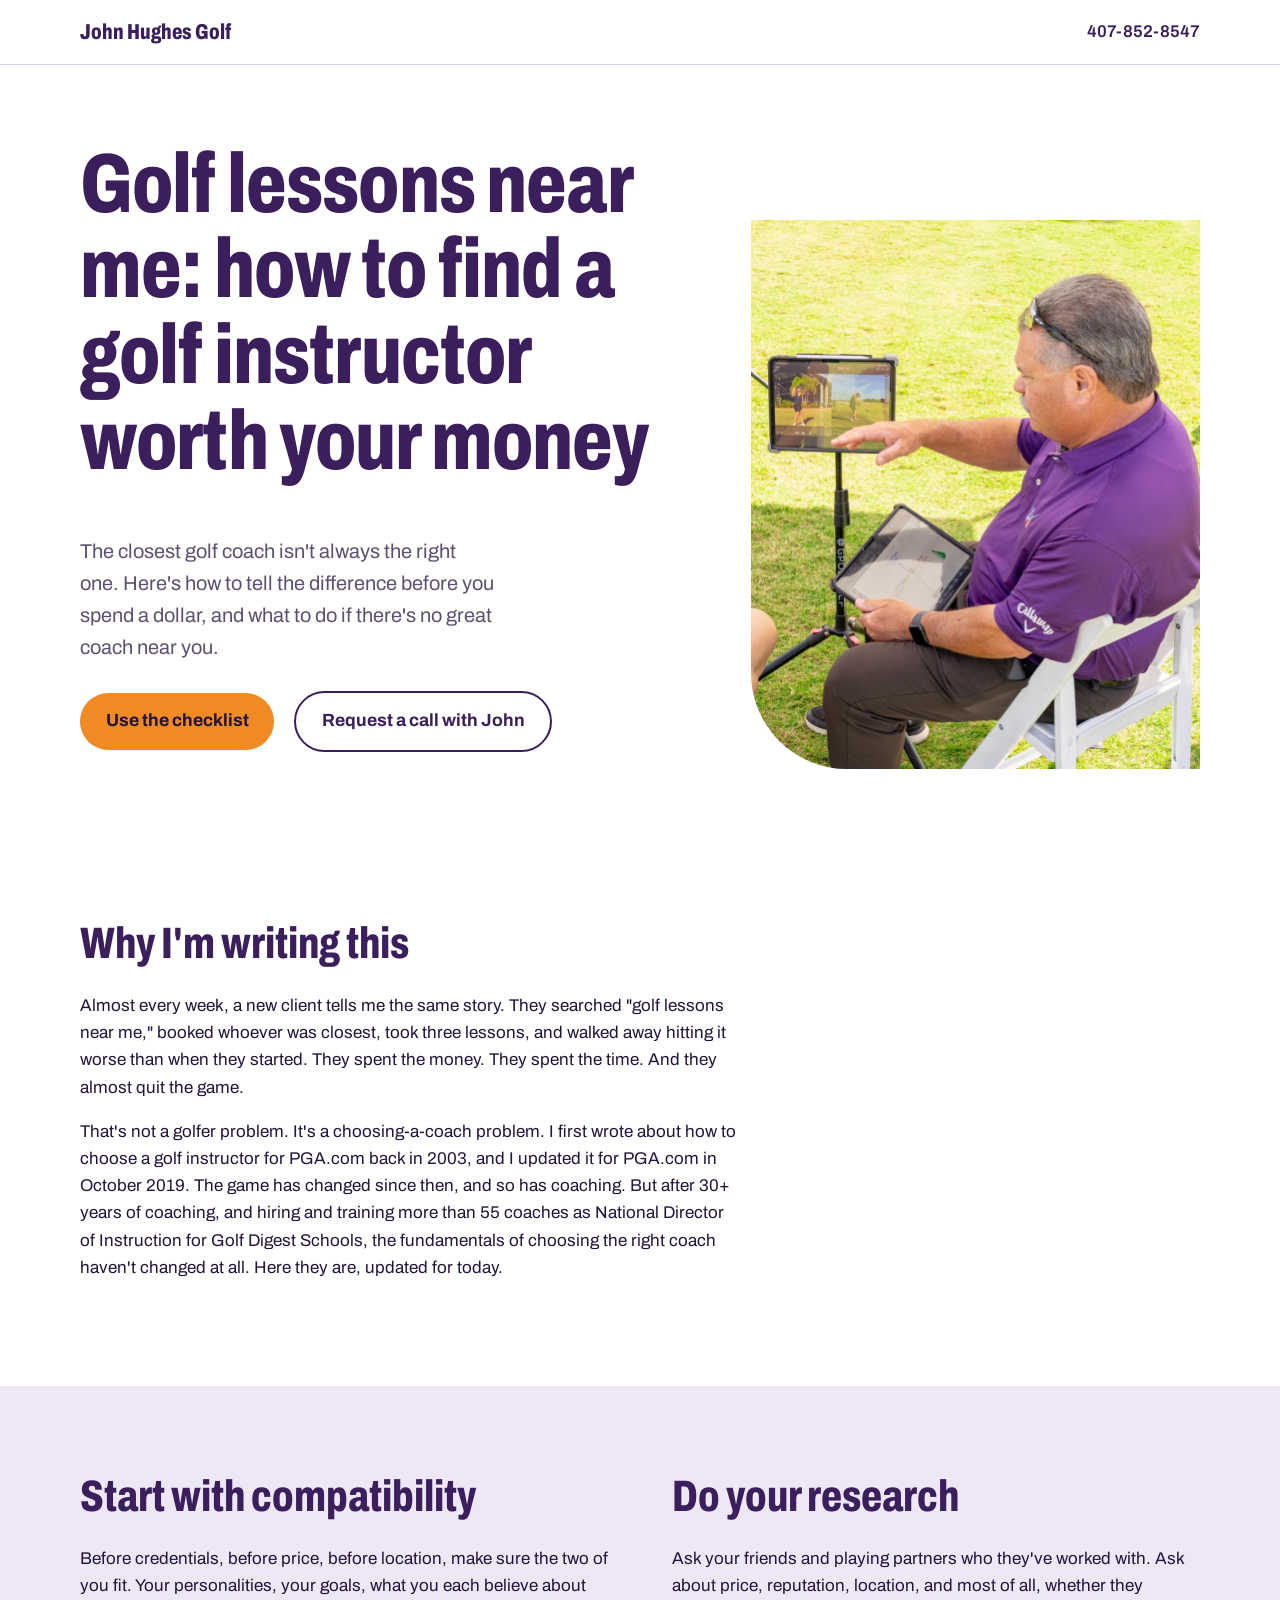
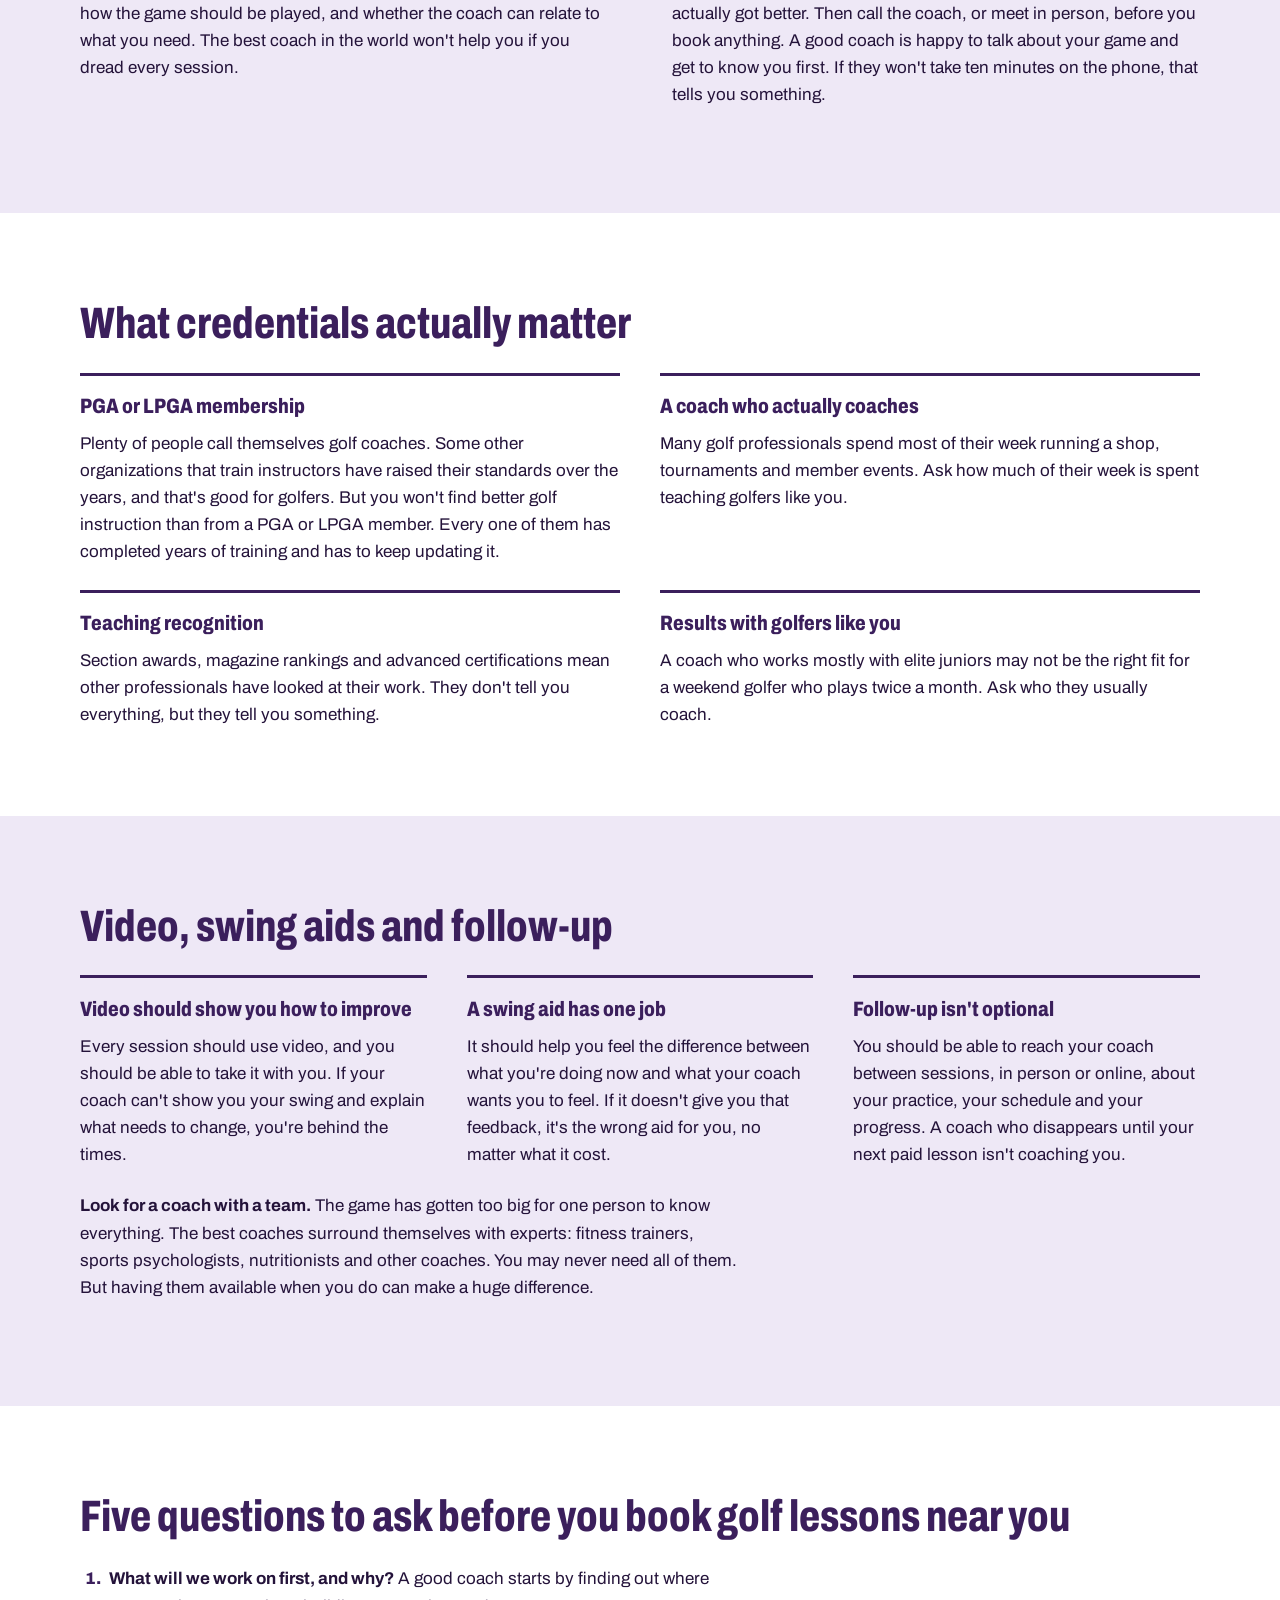
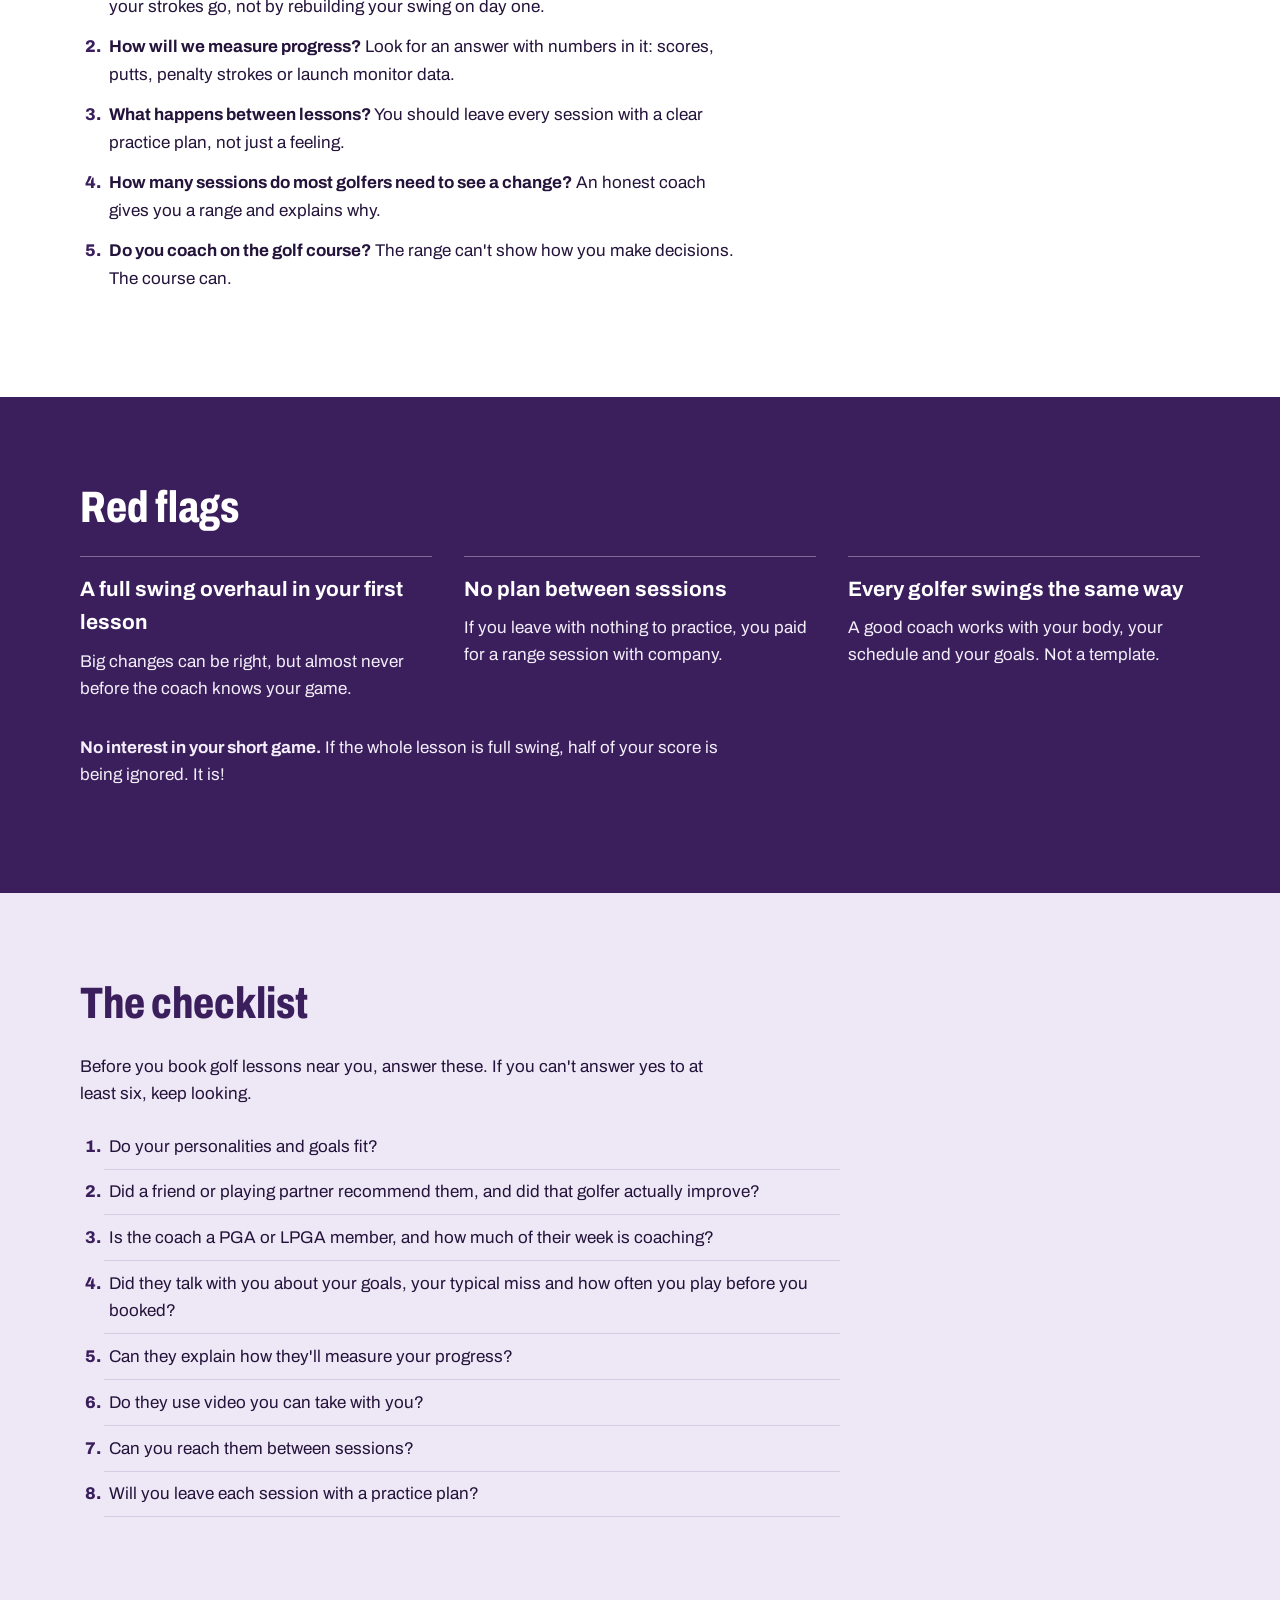
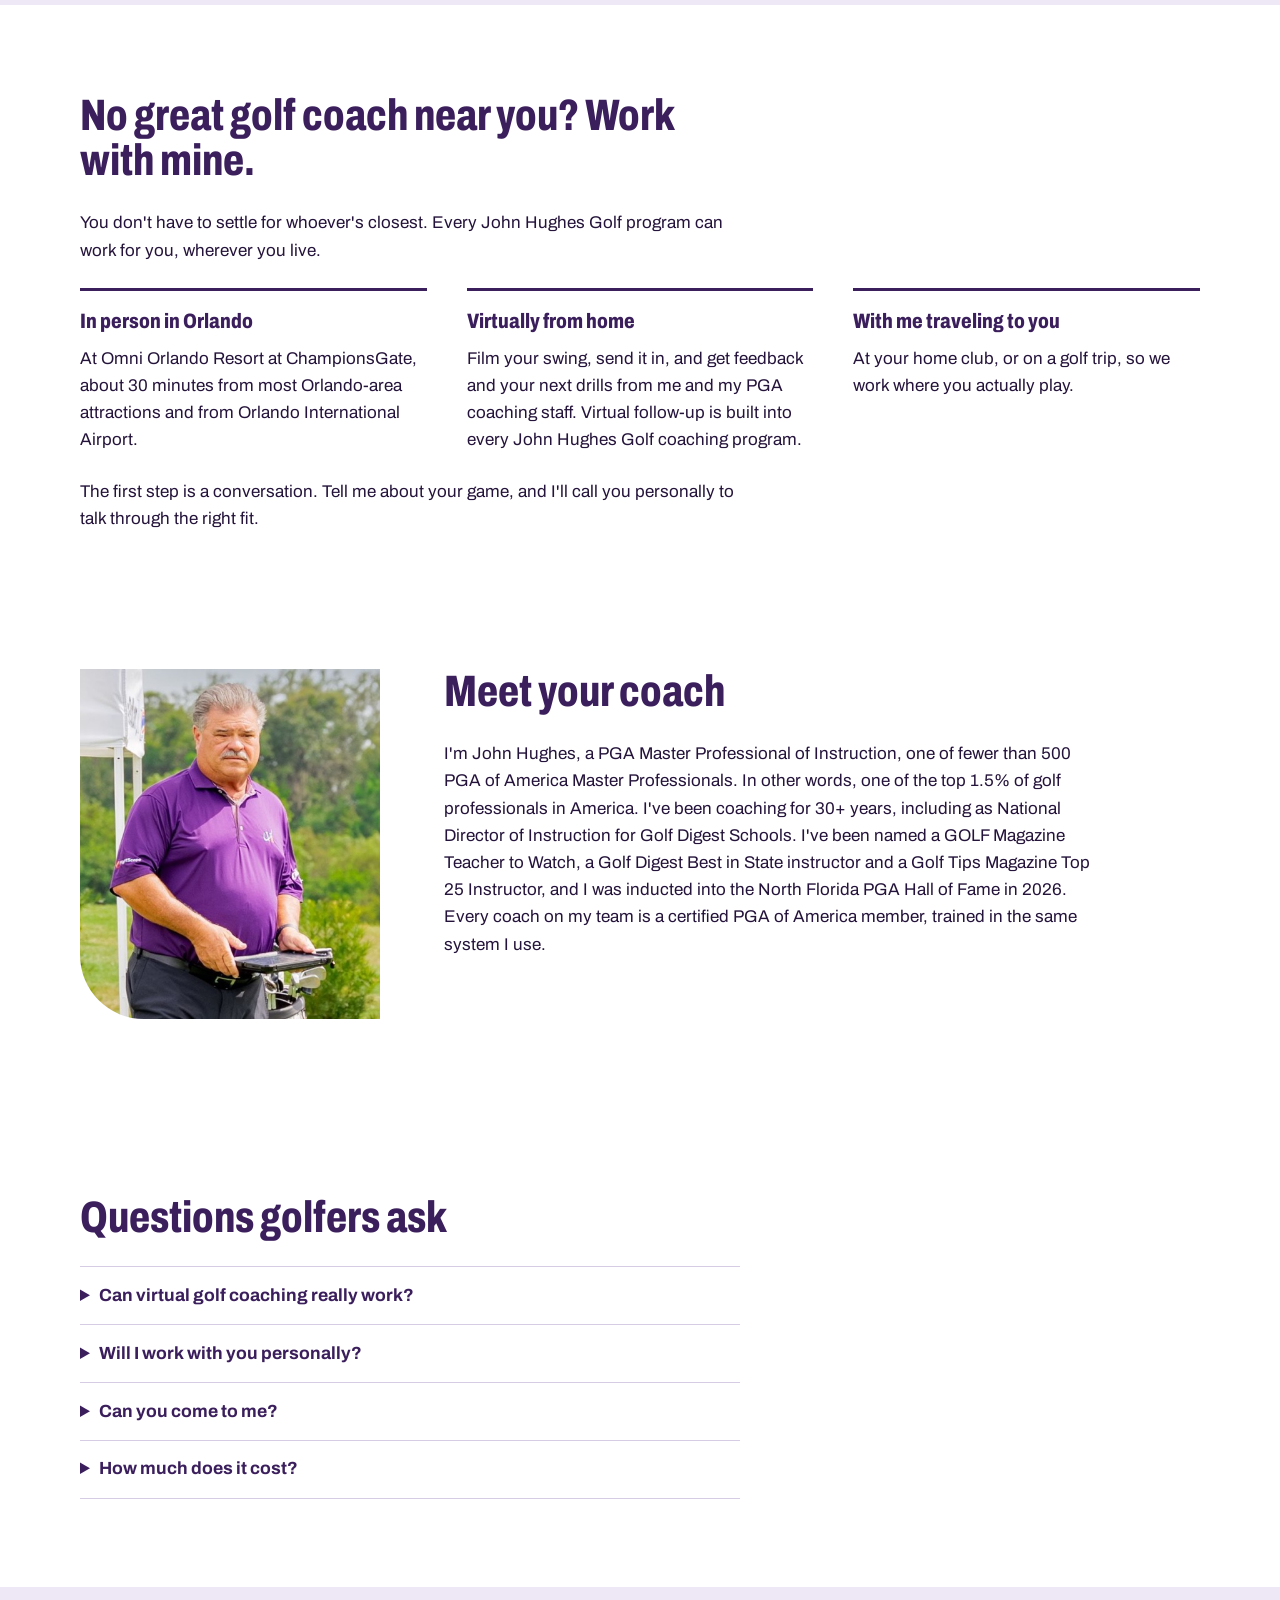
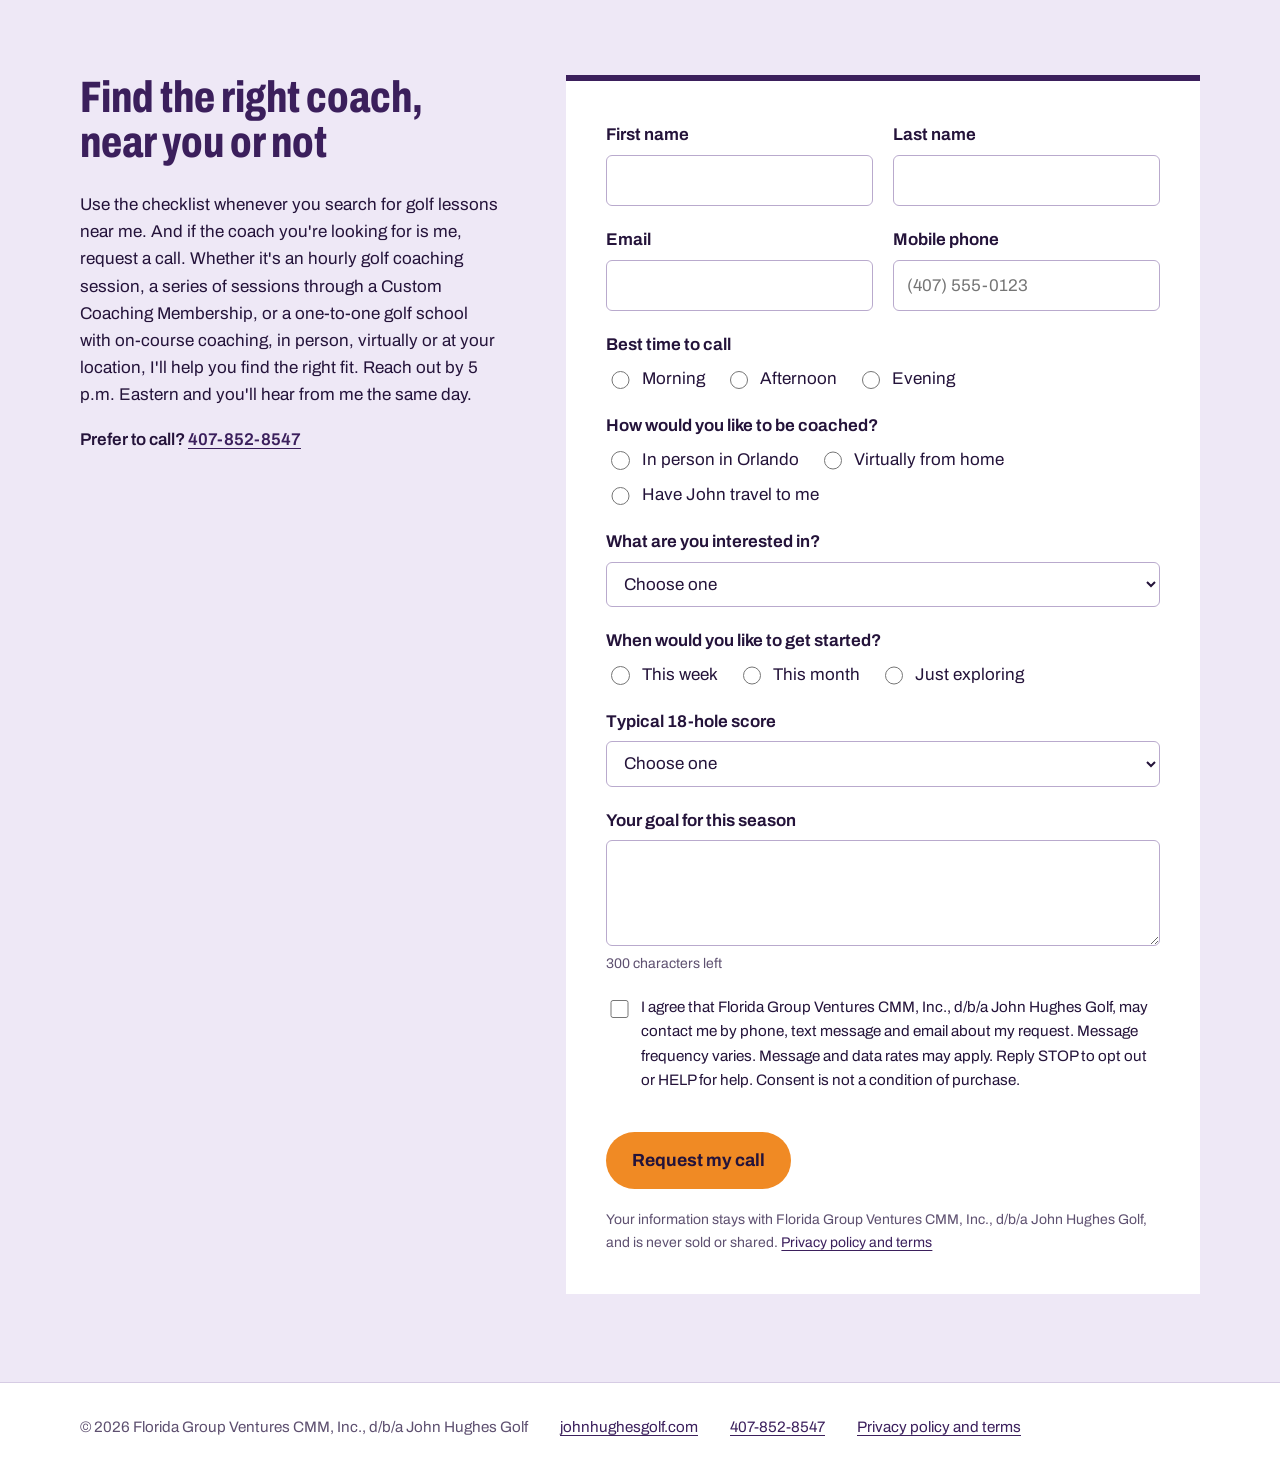
<file: index.html>
<!doctype html>
<html lang="en">
<head>
<!-- Google Tag Manager -->
<script src="/analytics.js"></script>
<script async src="https://www.googletagmanager.com/gtm.js?id=GTM-K8LG8RVQ"></script>
<meta charset="utf-8">
<meta name="build-version" content="1.0">
<meta name="viewport" content="width=device-width, initial-scale=1, viewport-fit=cover">
<title>Golf Lessons Near Me: How to Find a Golf Instructor Worth Your Money | John Hughes Golf</title>
<meta name="description" content="A PGA Master Professional's checklist for choosing a golf coach: compatibility, credentials, questions to ask and red flags. Coaching in Orlando, virtually or at your location.">
<link rel="canonical" href="https://golflessonnearme.com/">
<meta property="og:type" content="website">
<meta property="og:url" content="https://golflessonnearme.com/">
<meta property="og:title" content="Golf Lessons Near Me: How to Find a Golf Instructor Worth Your Money">
<meta property="og:description" content="John Hughes's checklist for choosing a golf coach, plus coaching in Orlando, virtually or at your location. Request a call.">
<meta property="og:image" content="https://golflessonnearme.com/images/hero.jpg">
<meta name="theme-color" content="#3B1F5C">
<link rel="icon" href="/favicon.svg" type="image/svg+xml">
<link rel="preconnect" href="https://fonts.googleapis.com">
<link rel="preconnect" href="https://fonts.gstatic.com" crossorigin>
<link rel="stylesheet" href="https://fonts.googleapis.com/css2?family=Archivo:wdth,wght@62..125,400..800&display=swap">
<link rel="stylesheet" href="/styles.css">
<script src="https://challenges.cloudflare.com/turnstile/v0/api.js" async defer></script>
<script src="/app.js" defer></script>
<script type="application/ld+json">
{
  "@context": "https://schema.org",
  "@graph": [
    {
      "@type": "LocalBusiness",
      "@id": "https://golflessonnearme.com/#business",
      "name": "John Hughes Golf",
      "legalName": "Florida Group Ventures CMM, Inc.",
      "url": "https://golflessonnearme.com/",
      "telephone": "+1-407-852-8547",
      "email": "john@johnhughesgolf.com",
      "image": "https://golflessonnearme.com/images/hero.jpg",
      "address": { "@type": "PostalAddress", "streetAddress": "8575 White Shark Blvd.", "addressLocality": "ChampionsGate", "addressRegion": "FL", "postalCode": "33896", "addressCountry": "US" },
      "areaServed": { "@type": "Country", "name": "United States" },
      "sameAs": ["https://www.johnhughesgolf.com/"],
      "founder": { "@type": "Person", "name": "John Hughes", "jobTitle": "PGA Master Professional of Instruction" }
    },
    {
      "@type": "FAQPage",
      "mainEntity": [
        { "@type": "Question", "name": "How do I choose a golf instructor near me?", "acceptedAnswer": { "@type": "Answer", "text": "Start with compatibility, ask playing partners for referrals, confirm PGA or LPGA membership, talk with the coach before booking, and look for video you can keep, follow-up between sessions and a clear plan." } },
        { "@type": "Question", "name": "Can virtual golf coaching really work?", "acceptedAnswer": { "@type": "Answer", "text": "Yes, when the video is good and the coach gives you a clear plan. Many golfers improve faster with virtual coaching because they get feedback on their own schedule." } },
        { "@type": "Question", "name": "Can John Hughes coach me where I live?", "acceptedAnswer": { "@type": "Answer", "text": "Yes. John Hughes Golf coaches in person in Orlando, virtually from home, or with John traveling to your home club or golf trip." } }
      ]
    }
  ]
}
</script>
</head>
<body>
<a class="skip" href="#main">Skip to content</a>

<header class="masthead">
  <div class="wrap masthead-inner">
    <a class="brand" href="https://www.johnhughesgolf.com/">John Hughes Golf</a>
    <a class="masthead-phone" href="tel:+14078528547">407-852-8547</a>
  </div>
</header>

<main id="main">

  <section class="hero">
    <div class="wrap hero-grid">
      <div class="hero-text">
        <h1>Golf lessons near me: how to find a golf instructor worth your money</h1>
        <p class="lede">The closest golf coach isn't always the right one. Here's how to tell the difference before you spend a dollar, and what to do if there's no great coach near you.</p>
        <p class="hero-actions">
          <a class="button" href="#checklist">Use the checklist</a>
          <a class="button button-ghost-purple" href="#request">Request a call with John</a>
        </p>
      </div>
      <figure class="hero-photo">
        <img src="/images/hero.jpg" alt="John Hughes reviewing a golfer's swing on a tablet" width="900" height="1100" fetchpriority="high">
      </figure>
    </div>
  </section>

  <section class="band">
    <div class="wrap prose">
      <h2>Why I'm writing this</h2>
      <p>Almost every week, a new client tells me the same story. They searched "golf lessons near me," booked whoever was closest, took three lessons, and walked away hitting it worse than when they started. They spent the money. They spent the time. And they almost quit the game.</p>
      <p>That's not a golfer problem. It's a choosing-a-coach problem. I first wrote about how to choose a golf instructor for PGA.com back in 2003, and I updated it for PGA.com in October 2019. The game has changed since then, and so has coaching. But after 30+ years of coaching, and hiring and training more than 55 coaches as National Director of Instruction for Golf Digest Schools, the fundamentals of choosing the right coach haven't changed at all. Here they are, updated for today.</p>
    </div>
  </section>

  <section class="band band-lavender">
    <div class="wrap two-col">
      <div class="prose">
        <h2>Start with compatibility</h2>
        <p>Before credentials, before price, before location, make sure the two of you fit. Your personalities, your goals, what you each believe about how the game should be played, and whether the coach can relate to what you need. The best coach in the world won't help you if you dread every session.</p>
      </div>
      <div class="prose">
        <h2>Do your research</h2>
        <p>Ask your friends and playing partners who they've worked with. Ask about price, reputation, location, and most of all, whether they actually got better. Then call the coach, or meet in person, before you book anything. A good coach is happy to talk about your game and get to know you first. If they won't take ten minutes on the phone, that tells you something.</p>
      </div>
    </div>
  </section>

  <section class="band">
    <div class="wrap">
      <div class="prose"><h2>What credentials actually matter</h2></div>
      <dl class="conditions conditions-2">
        <div><dt>PGA or LPGA membership</dt><dd>Plenty of people call themselves golf coaches. Some other organizations that train instructors have raised their standards over the years, and that's good for golfers. But you won't find better golf instruction than from a PGA or LPGA member. Every one of them has completed years of training and has to keep updating it.</dd></div>
        <div><dt>A coach who actually coaches</dt><dd>Many golf professionals spend most of their week running a shop, tournaments and member events. Ask how much of their week is spent teaching golfers like you.</dd></div>
        <div><dt>Teaching recognition</dt><dd>Section awards, magazine rankings and advanced certifications mean other professionals have looked at their work. They don't tell you everything, but they tell you something.</dd></div>
        <div><dt>Results with golfers like you</dt><dd>A coach who works mostly with elite juniors may not be the right fit for a weekend golfer who plays twice a month. Ask who they usually coach.</dd></div>
      </dl>
    </div>
  </section>

  <section class="band band-lavender">
    <div class="wrap">
      <div class="prose"><h2>Video, swing aids and follow-up</h2></div>
      <dl class="conditions conditions-3">
        <div><dt>Video should show you how to improve</dt><dd>Every session should use video, and you should be able to take it with you. If your coach can't show you your swing and explain what needs to change, you're behind the times.</dd></div>
        <div><dt>A swing aid has one job</dt><dd>It should help you feel the difference between what you're doing now and what your coach wants you to feel. If it doesn't give you that feedback, it's the wrong aid for you, no matter what it cost.</dd></div>
        <div><dt>Follow-up isn't optional</dt><dd>You should be able to reach your coach between sessions, in person or online, about your practice, your schedule and your progress. A coach who disappears until your next paid lesson isn't coaching you.</dd></div>
      </dl>
      <p class="prose tryit"><strong>Look for a coach with a team.</strong> The game has gotten too big for one person to know everything. The best coaches surround themselves with experts: fitness trainers, sports psychologists, nutritionists and other coaches. You may never need all of them. But having them available when you do can make a huge difference.</p>
    </div>
  </section>

  <section class="band">
    <div class="wrap prose">
      <h2>Five questions to ask before you book golf lessons near you</h2>
      <ol class="steps">
        <li><strong>What will we work on first, and why?</strong> A good coach starts by finding out where your strokes go, not by rebuilding your swing on day one.</li>
        <li><strong>How will we measure progress?</strong> Look for an answer with numbers in it: scores, putts, penalty strokes or launch monitor data.</li>
        <li><strong>What happens between lessons?</strong> You should leave every session with a clear practice plan, not just a feeling.</li>
        <li><strong>How many sessions do most golfers need to see a change?</strong> An honest coach gives you a range and explains why.</li>
        <li><strong>Do you coach on the golf course?</strong> The range can't show how you make decisions. The course can.</li>
      </ol>
    </div>
  </section>

  <section class="band band-dark">
    <div class="wrap">
      <div class="prose"><h2>Red flags</h2></div>
      <dl class="tech programs">
        <div><dt>A full swing overhaul in your first lesson</dt><dd>Big changes can be right, but almost never before the coach knows your game.</dd></div>
        <div><dt>No plan between sessions</dt><dd>If you leave with nothing to practice, you paid for a range session with company.</dd></div>
        <div><dt>Every golfer swings the same way</dt><dd>A good coach works with your body, your schedule and your goals. Not a template.</dd></div>
      </dl>
      <p class="prose tech-note"><strong>No interest in your short game.</strong> If the whole lesson is full swing, half of your score is being ignored. It is!</p>
    </div>
  </section>

  <section class="band band-lavender" id="checklist">
    <div class="wrap">
      <div class="prose">
        <h2>The checklist</h2>
        <p>Before you book golf lessons near you, answer these. If you can't answer yes to at least six, keep looking.</p>
      </div>
      <ol class="checklist">
        <li>Do your personalities and goals fit?</li>
        <li>Did a friend or playing partner recommend them, and did that golfer actually improve?</li>
        <li>Is the coach a PGA or LPGA member, and how much of their week is coaching?</li>
        <li>Did they talk with you about your goals, your typical miss and how often you play before you booked?</li>
        <li>Can they explain how they'll measure your progress?</li>
        <li>Do they use video you can take with you?</li>
        <li>Can you reach them between sessions?</li>
        <li>Will you leave each session with a practice plan?</li>
      </ol>
    </div>
  </section>

  <section class="band">
    <div class="wrap">
      <div class="prose">
        <h2>No great golf coach near you? Work with mine.</h2>
        <p>You don't have to settle for whoever's closest. Every John Hughes Golf program can work for you, wherever you live.</p>
      </div>
      <dl class="conditions conditions-3">
        <div><dt>In person in Orlando</dt><dd>At Omni Orlando Resort at ChampionsGate, about 30 minutes from most Orlando-area attractions and from Orlando International Airport.</dd></div>
        <div><dt>Virtually from home</dt><dd>Film your swing, send it in, and get feedback and your next drills from me and my PGA coaching staff. Virtual follow-up is built into every John Hughes Golf coaching program.</dd></div>
        <div><dt>With me traveling to you</dt><dd>At your home club, or on a golf trip, so we work where you actually play.</dd></div>
      </dl>
      <p class="prose tryit">The first step is a conversation. Tell me about your game, and I'll call you personally to talk through the right fit.</p>
    </div>
  </section>

  <section class="band band-tight">
    <div class="wrap coach">
      <img class="coach-photo" src="/images/john-headshot.jpg" alt="John Hughes, PGA Master Professional of Instruction" width="480" height="560" loading="lazy">
      <div class="prose">
        <h2>Meet your coach</h2>
        <p>I'm John Hughes, a PGA Master Professional of Instruction, one of fewer than 500 PGA of America Master Professionals. In other words, one of the top 1.5% of golf professionals in America. I've been coaching for 30+ years, including as National Director of Instruction for Golf Digest Schools. I've been named a GOLF Magazine Teacher to Watch, a Golf Digest Best in State instructor and a Golf Tips Magazine Top 25 Instructor, and I was inducted into the North Florida PGA Hall of Fame in 2026. Every coach on my team is a certified PGA of America member, trained in the same system I use.</p>
      </div>
    </div>
  </section>

  <section class="band">
    <div class="wrap prose">
      <h2>Questions golfers ask</h2>
      <div class="faq">
        <details><summary>Can virtual golf coaching really work?</summary><p>Yes, when the video is good and the coach gives you a clear plan. Many golfers improve faster with virtual coaching because they get feedback on their own schedule.</p></details>
        <details><summary>Will I work with you personally?</summary><p>I'll talk with you first, then match you with me or one of my PGA staff coaches. Coaching memberships of 10 hours or more are the way to schedule time with me.</p></details>
        <details><summary>Can you come to me?</summary><p>Yes. I can travel to your home club or join you on a golf trip.</p></details>
        <details><summary>How much does it cost?</summary><p>Every program is customized to your unique improvement needs, so pricing is built around your goals. I'll walk you through the options on our call.</p></details>
      </div>
    </div>
  </section>

  <section class="band band-lavender" id="request">
    <div class="wrap request">
      <div class="prose request-intro">
        <h2>Find the right coach, near you or not</h2>
        <p>Use the checklist whenever you search for golf lessons near me. And if the coach you're looking for is me, request a call. Whether it's an hourly golf coaching session, a series of sessions through a Custom Coaching Membership, or a one-to-one golf school with on-course coaching, in person, virtually or at your location, I'll help you find the right fit. Reach out by 5 p.m. Eastern and you'll hear from me the same day.</p>
        <p class="request-phone">Prefer to call? <a href="tel:+14078528547">407-852-8547</a></p>
      </div>

      <div class="request-panel">
        <form id="call-form" class="call-form" action="/api/request-call" method="post" novalidate>
          <div class="field-row">
            <div class="field">
              <label for="first_name">First name</label>
              <input id="first_name" name="first_name" type="text" autocomplete="given-name" required maxlength="60">
            </div>
            <div class="field">
              <label for="last_name">Last name</label>
              <input id="last_name" name="last_name" type="text" autocomplete="family-name" required maxlength="60">
            </div>
          </div>
          <div class="field-row">
            <div class="field">
              <label for="email">Email</label>
              <input id="email" name="email" type="email" autocomplete="email" required maxlength="120">
            </div>
            <div class="field">
              <label for="phone">Mobile phone</label>
              <input id="phone" name="phone" type="tel" autocomplete="tel" required maxlength="20" pattern="[0-9()+.\- ]{10,20}" placeholder="(407) 555-0123">
            </div>
          </div>

          <fieldset class="field choices">
            <legend>Best time to call</legend>
            <label><input type="radio" name="best_time" value="Morning" required> Morning</label>
            <label><input type="radio" name="best_time" value="Afternoon"> Afternoon</label>
            <label><input type="radio" name="best_time" value="Evening"> Evening</label>
          </fieldset>

          <fieldset class="field choices">
            <legend>How would you like to be coached?</legend>
            <label><input type="radio" name="coaching_format" value="In person in Orlando" required> In person in Orlando</label>
            <label><input type="radio" name="coaching_format" value="Virtually from home"> Virtually from home</label>
            <label><input type="radio" name="coaching_format" value="Have John travel to me"> Have John travel to me</label>
          </fieldset>

          <div class="field">
            <label for="interest">What are you interested in?</label>
            <select id="interest" name="interest" required>
              <option value="">Choose one</option>
              <option>Hourly golf coaching session</option>
              <option>Custom Coaching Membership</option>
              <option>One-to-one golf school</option>
              <option>Not sure yet</option>
            </select>
          </div>

          <fieldset class="field choices">
            <legend>When would you like to get started?</legend>
            <label><input type="radio" name="start_timing" value="This week" required> This week</label>
            <label><input type="radio" name="start_timing" value="This month"> This month</label>
            <label><input type="radio" name="start_timing" value="Just exploring"> Just exploring</label>
          </fieldset>

          <div class="field">
            <label for="score">Typical 18-hole score</label>
            <select id="score" name="score" required>
              <option value="">Choose one</option>
              <option>Under 80</option>
              <option>80 to 89</option>
              <option>90 to 99</option>
              <option>100 or more</option>
              <option>New to golf</option>
            </select>
          </div>

          <div class="field">
            <label for="goal">Your goal for this season</label>
            <textarea id="goal" name="goal" rows="3" maxlength="300" required aria-describedby="goal-count"></textarea>
            <p class="hint" id="goal-count">300 characters left</p>
          </div>

          <div class="field consent">
            <label><input type="checkbox" name="consent" value="yes" required> I agree that Florida Group Ventures CMM, Inc., d/b/a John Hughes Golf, may contact me by phone, text message and email about my request. Message frequency varies. Message and data rates may apply. Reply STOP to opt out or HELP for help. Consent is not a condition of purchase.</label>
          </div>

          <div class="hp" aria-hidden="true">
            <label for="company">Company</label>
            <input id="company" name="company" type="text" tabindex="-1" autocomplete="off">
          </div>

          <input type="hidden" name="source_domain">
          <input type="hidden" name="landing_url">
          <input type="hidden" name="referrer">
          <input type="hidden" name="utm_source">
          <input type="hidden" name="utm_medium">
          <input type="hidden" name="utm_campaign">
          <input type="hidden" name="utm_term">
          <input type="hidden" name="utm_content">

          <div class="cf-turnstile" data-sitekey="0x4AAAAAAFU_0j3xUKoJg0DV" data-appearance="interaction-only"></div>

          <button class="button button-submit" type="submit">Request my call</button>
          <p class="form-status" role="alert" aria-live="assertive"></p>
          <p class="hint">Your information stays with Florida Group Ventures CMM, Inc., d/b/a John Hughes Golf, and is never sold or shared. <a href="https://www.johnhughesgolf.com/john-hughes-golf-privacy-policy-and-terms-of-service/">Privacy policy and terms</a></p>
        </form>

        <div class="thanks" id="thanks" hidden tabindex="-1">
          <h3 id="thanks-title">Thanks. Your request is in.</h3>
          <p>I'll call you personally at the number you gave me. If you reached out before 5 p.m. Eastern, you'll hear from me today. Otherwise, expect my call tomorrow.</p>
          <p>While you wait, jot down your goal, your typical miss and how often you play. We'll put them to work on our call.</p>
        </div>
      </div>
    </div>
  </section>

</main>

<footer class="footer">
  <div class="wrap footer-inner">
    <p>&copy; 2026 Florida Group Ventures CMM, Inc., d/b/a John Hughes Golf</p>
    <p><a href="https://www.johnhughesgolf.com/">johnhughesgolf.com</a></p>
    <p><a href="tel:+14078528547">407-852-8547</a></p>
    <p><a href="https://www.johnhughesgolf.com/john-hughes-golf-privacy-policy-and-terms-of-service/">Privacy policy and terms</a></p>
  </div>
</footer>
</body>
</html>
</file>
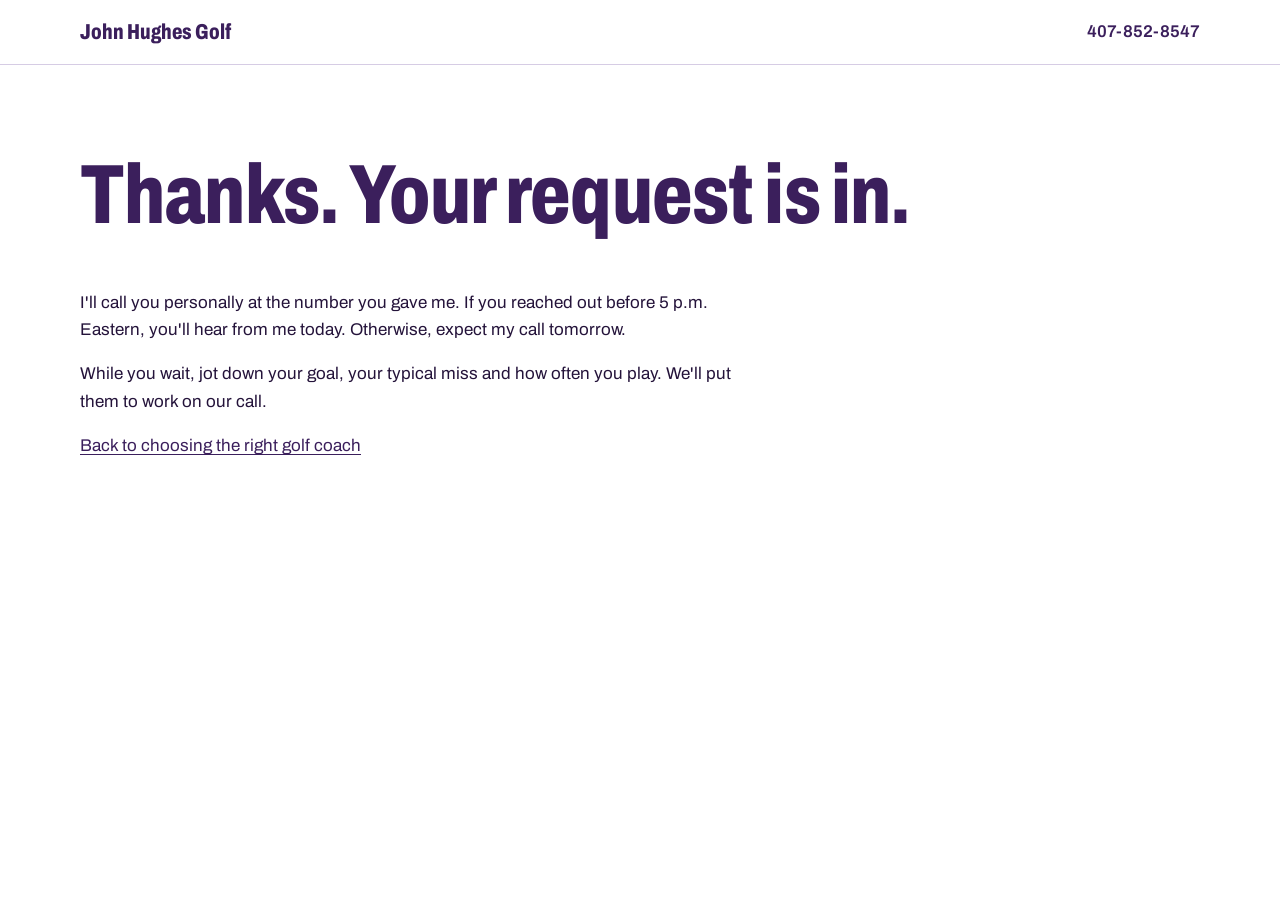
<file: thank-you.html>
<!doctype html>
<html lang="en">
<head>
<!-- Google Tag Manager -->
<script src="/analytics.js"></script>
<script async src="https://www.googletagmanager.com/gtm.js?id=GTM-K8LG8RVQ"></script>
<meta charset="utf-8">
<meta name="build-version" content="1.0">
<meta name="viewport" content="width=device-width, initial-scale=1, viewport-fit=cover">
<title>Your request is in | John Hughes Golf</title>
<meta name="robots" content="noindex">
<link rel="icon" href="/favicon.svg" type="image/svg+xml">
<link rel="stylesheet" href="https://fonts.googleapis.com/css2?family=Archivo:wdth,wght@62..125,400..800&display=swap">
<link rel="stylesheet" href="/styles.css">
</head>
<body>
<header class="masthead"><div class="wrap masthead-inner"><a class="brand" href="/">John Hughes Golf</a><a class="masthead-phone" href="tel:+14078528547">407-852-8547</a></div></header>
<main class="band"><div class="wrap prose">
  <h1>Thanks. Your request is in.</h1>
  <p>I'll call you personally at the number you gave me. If you reached out before 5 p.m. Eastern, you'll hear from me today. Otherwise, expect my call tomorrow.</p>
  <p>While you wait, jot down your goal, your typical miss and how often you play. We'll put them to work on our call.</p>
  <p><a href="/">Back to choosing the right golf coach</a></p>
</div></main>
</body>
</html>
</file>
<file: styles.css>
/* John Hughes Golf landing page. Palette from John's brand colors: deep purple, orange, light lavender. */
:root {
  --purple: #3B1F5C;
  --ink: #24133A;
  --muted: #5E5070;
  --orange: #F08A24;
  --orange-deep: #D9740F;
  --lavender: #EEE8F6;
  --rule: #D6CCE4;
  --paper: #FFFFFF;
  --error: #A3261B;
  --measure: 66ch;
  --font: "Archivo", "Helvetica Neue", Arial, sans-serif;
}

*, *::before, *::after { box-sizing: border-box; }
html { scroll-behavior: smooth; scroll-padding-top: env(safe-area-inset-top, 0px); -webkit-text-size-adjust: 100%; }
@media (prefers-reduced-motion: reduce) { html { scroll-behavior: auto; } }
body {
  margin: 0;
  background: var(--paper);
  color: var(--ink);
  font-family: var(--font);
  font-size: 1.0625rem;
  line-height: 1.6;
  padding-bottom: env(safe-area-inset-bottom, 0px);
}
img { max-width: 100%; height: auto; display: block; }
a { color: var(--purple); text-underline-offset: 0.18em; }
a:hover { color: var(--orange-deep); }
:focus-visible { outline: 3px solid var(--orange); outline-offset: 3px; border-radius: 2px; }

.skip { position: absolute; left: -9999px; top: 0; }
.skip:focus { left: 1rem; top: 1rem; z-index: 10; background: var(--paper); padding: .5rem .75rem; }
.visually-hidden { position: absolute; width: 1px; height: 1px; overflow: hidden; clip: rect(0 0 0 0); white-space: nowrap; }

.wrap { width: min(1120px, 100% - 2.5rem); margin-inline: auto; }
.prose { max-width: var(--measure); }

h1, h2, h3 { font-stretch: 75%; line-height: 1.02; color: var(--purple); margin: 0 0 .6em; }
h1 { font-size: clamp(2.75rem, 7vw, 5.25rem); font-weight: 800; letter-spacing: -0.01em; }
h2 { font-size: clamp(1.9rem, 3.6vw, 2.75rem); font-weight: 780; }
h3 { font-size: 1.45rem; font-weight: 720; }
p { margin: 0 0 1em; }

/* Masthead */
.masthead { padding-top: env(safe-area-inset-top, 0px); border-bottom: 1px solid var(--rule); }
.masthead-inner { display: flex; justify-content: space-between; align-items: center; min-height: 64px; }
.brand { font-weight: 800; font-stretch: 75%; font-size: 1.35rem; color: var(--purple); text-decoration: none; }
.masthead-phone { font-weight: 600; text-decoration: none; }

/* Buttons */
.button {
  display: inline-block;
  background: var(--orange);
  color: var(--ink);
  font: inherit;
  font-weight: 700;
  font-size: 1.1rem;
  padding: .9rem 1.6rem;
  border: 0;
  border-radius: 999px;
  text-decoration: none;
  cursor: pointer;
}
.button:hover { background: var(--orange-deep); color: var(--ink); }
.button[disabled] { opacity: .6; cursor: progress; }

/* Hero */
.hero { padding: clamp(2.5rem, 6vw, 5rem) 0 clamp(2.5rem, 5vw, 4rem); }
.hero-grid { display: grid; grid-template-columns: 1.15fr .85fr; gap: clamp(2rem, 5vw, 4.5rem); align-items: end; }
.lede { font-size: 1.25rem; color: var(--muted); max-width: 38ch; }
.hero-actions { display: flex; flex-wrap: wrap; align-items: center; gap: 1rem 1.25rem; margin-top: 1.75rem; }
.hero-note { color: var(--muted); font-size: .95rem; max-width: 28ch; }
.hero-photo { margin: 0; background: var(--lavender); border-radius: 0 0 0 96px; overflow: hidden; aspect-ratio: 9 / 11; }
.hero-photo img { width: 100%; height: 100%; object-fit: cover; }

/* Bands */
.band { padding: clamp(3rem, 7vw, 5.5rem) 0; }
.band-tight { padding-top: clamp(1rem, 3vw, 2rem); }
.band-dark { background: var(--purple); color: #F3EEF9; }
.band-dark h2 { color: #FFFFFF; }
.band-dark a { color: #FFFFFF; }
.band-lavender { background: var(--lavender); }
.section-title { max-width: 22ch; }

/* Lesson formats: three columns separated by rules, not cards */
.formats { display: grid; grid-template-columns: repeat(3, 1fr); border-top: 3px solid var(--purple); }
.format { padding: 1.5rem 1.75rem 0 0; }
.format + .format { padding-left: 1.75rem; border-left: 1px solid var(--rule); }
.formats-note { margin-top: 2rem; }

/* Technology */
.big-line { font-size: clamp(1.6rem, 3vw, 2.1rem); font-weight: 700; font-stretch: 80%; color: var(--orange); margin-bottom: 2rem; }
.tech { display: grid; grid-template-columns: repeat(3, 1fr); gap: 2rem; margin: 0 0 2rem; }
.tech div { border-top: 1px solid rgba(255,255,255,.35); padding-top: 1rem; }
.tech dt { font-weight: 700; font-size: 1.15rem; margin-bottom: .5rem; color: #FFFFFF; }
.tech dd { margin: 0; }

/* Two columns */
.two-col { display: grid; grid-template-columns: 1fr 1fr; gap: clamp(2rem, 5vw, 4rem); }
.two-col ul { padding-left: 1.2em; margin: 0; }
.two-col li + li { margin-top: .4em; }

/* Scorecard */
.scorecard { width: 100%; max-width: 900px; border-collapse: collapse; background: var(--paper); margin-top: 1rem; border: 2px solid var(--purple); }
.scorecard thead th { background: var(--purple); color: #FFFFFF; text-align: left; font-weight: 700; font-size: .95rem; padding: .6rem 1rem; }
.scorecard td, .scorecard tbody th { border-top: 1px solid var(--rule); padding: 1rem; vertical-align: top; text-align: left; font-weight: 400; }
.scorecard td:first-child { width: 4.5rem; text-align: center; font-weight: 800; font-stretch: 75%; font-size: 1.6rem; color: var(--purple); border-right: 1px solid var(--rule); }
.scorecard tbody th { width: 52%; border-right: 1px solid var(--rule); }
.scorecard .blank { background-image: repeating-linear-gradient(transparent 0 30px, var(--rule) 30px 31px); }

/* Steps */
.steps { padding-left: 1.4em; }
.steps li { padding-left: .3em; margin-bottom: .8em; }
.steps li::marker { font-weight: 800; color: var(--purple); }

/* Coach */
.coach { display: grid; grid-template-columns: 300px 1fr; gap: clamp(2rem, 5vw, 4rem); align-items: start; }
.coach-photo { background: var(--lavender); border-radius: 0 0 0 64px; aspect-ratio: 6 / 7; object-fit: cover; width: 100%; }

/* FAQ */
.faq details { border-top: 1px solid var(--rule); padding: .9rem 0; }
.faq details:last-child { border-bottom: 1px solid var(--rule); }
.faq summary { cursor: pointer; font-weight: 700; font-size: 1.1rem; color: var(--purple); }
.faq details p { margin: .6rem 0 0; }

/* Request section and form */
.request { display: grid; grid-template-columns: .8fr 1.2fr; gap: clamp(2rem, 5vw, 4rem); align-items: start; }
.request-phone { font-weight: 600; }
.request-panel { background: var(--paper); border-top: 6px solid var(--purple); padding: clamp(1.5rem, 4vw, 2.5rem); }
.call-form { display: grid; gap: 1.25rem; }
.field-row { display: grid; grid-template-columns: 1fr 1fr; gap: 1.25rem; }
.field { display: grid; gap: .4rem; margin: 0; }
.field > label, legend { font-weight: 650; color: var(--ink); }
.optional { font-weight: 400; color: var(--muted); font-size: .9rem; margin-left: .35rem; }
input[type="text"], input[type="email"], input[type="tel"], select, textarea {
  font: inherit; color: var(--ink); background: var(--paper);
  border: 1.5px solid #B9AACD; border-radius: 6px; padding: .7rem .8rem; width: 100%;
}
input:focus-visible, select:focus-visible, textarea:focus-visible { outline: 3px solid var(--orange); outline-offset: 1px; border-color: var(--purple); }
textarea { resize: vertical; min-height: 5.5rem; }
.choices { border: 0; padding: 0; display: flex; flex-wrap: wrap; gap: .5rem 1.25rem; }
.choices legend { padding: 0; margin-bottom: .4rem; width: 100%; }
.choices label, .consent label { display: inline-flex; gap: .55rem; align-items: center; cursor: pointer; }
.consent label { align-items: flex-start; font-size: .95rem; }
.consent input { margin-top: .3rem; }
input[type="radio"], input[type="checkbox"] { width: 1.15rem; height: 1.15rem; accent-color: var(--purple); flex: none; }
.hint { font-size: .875rem; color: var(--muted); margin: 0; }
.hp { position: absolute; left: -9999px; width: 1px; height: 1px; overflow: hidden; }
.button-submit { justify-self: start; }
.form-status { margin: 0; color: var(--error); font-weight: 600; }
.form-status:empty { display: none; }
[aria-invalid="true"] { border-color: var(--error) !important; }
.thanks h3 { font-size: 2rem; }
.thanks:focus { outline: none; }

/* Footer */
.footer { border-top: 1px solid var(--rule); padding: 2rem 0 calc(2rem + env(safe-area-inset-bottom, 0px)); font-size: .95rem; color: var(--muted); }
.footer-inner { display: flex; flex-wrap: wrap; gap: .5rem 2rem; }
.footer p { margin: 0; }

/* Small screens */
@media (max-width: 860px) {
  .hero-grid, .two-col, .request, .coach { grid-template-columns: 1fr; }
  .hero-photo { max-width: 460px; }
  .coach-photo { max-width: 280px; }
  .formats, .tech { grid-template-columns: 1fr; }
  .format, .format + .format { padding: 1.25rem 0; border-left: 0; }
  .format + .format { border-top: 1px solid var(--rule); }
}
@media (max-width: 560px) {
  .field-row { grid-template-columns: 1fr; }
  .scorecard td:first-child { width: 3rem; font-size: 1.3rem; }
  .scorecard tbody th, .scorecard td { padding: .75rem; }
  .scorecard .blank { display: none; }
  .scorecard thead th:last-child { display: none; }
  .scorecard tbody th { width: auto; border-right: 0; }
}

/* Prose sections that share the .wrap element stay left-aligned with the rest of the page */
.wrap.prose { max-width: none; }
.wrap.prose > * { max-width: var(--measure); }
.choices > label, .consent > label { font-weight: 400; }

/* Privacy policy */
.policy h2 { font-size: clamp(1.5rem, 2.6vw, 1.9rem); margin-top: 2.2em; }
.policy h3 { font-size: 1.2rem; margin-top: 1.4em; }
.policy ul { padding-left: 1.2em; }
.policy li + li { margin-top: .4em; }

/* orlandogolfcoaching.com additions */
.phases { list-style: none; margin: 1.5rem 0 0; padding: 0; display: grid; grid-template-columns: repeat(4, 1fr); border-top: 3px solid var(--purple); }
.phases li { padding: 1.25rem 1.5rem 0 0; }
.phases li + li { padding-left: 1.5rem; border-left: 1px solid var(--rule); }
.phase-num { display: block; font-weight: 800; font-stretch: 75%; font-size: 2.6rem; line-height: 1; color: var(--orange-deep); margin-bottom: .4rem; }
.phases h3 { margin-bottom: .4rem; }
.scorecard td.why { color: var(--muted); }
.tracker-note { margin-top: 1.25rem; }
.programs dt { font-size: 1.3rem; }
@media (max-width: 860px) {
  .phases { grid-template-columns: 1fr 1fr; }
  .phases li, .phases li + li { padding: 1.25rem 0; border-left: 0; }
  .phases li:nth-child(even) { padding-left: 1.25rem; border-left: 1px solid var(--rule); }
}
@media (max-width: 560px) {
  .phases { grid-template-columns: 1fr; }
  .phases li:nth-child(even) { padding-left: 0; border-left: 0; }
  .phases li + li { border-top: 1px solid var(--rule); }
  .scorecard td.why { display: table-cell; }
  .scorecard thead th:last-child { display: table-cell; }
}

/* golflessonnearme.com additions */
.conditions-2 { grid-template-columns: repeat(2, 1fr); }
.button-ghost-purple { background: transparent; color: var(--purple); border: 2px solid var(--purple); }
.button-ghost-purple:hover { background: var(--purple); color: #fff; }
.checklist { margin: 1rem 0 0; padding-left: 1.4em; max-width: 760px; }
.checklist li { padding: .55rem 0 .55rem .3em; border-bottom: 1px solid var(--rule); }
.checklist li::marker { font-weight: 800; color: var(--purple); }
@media (max-width: 860px) { .conditions-2 { grid-template-columns: 1fr; } }
.conditions { display: grid; grid-template-columns: repeat(2, 1fr); gap: 1.5rem 2.5rem; margin: 1.5rem 0 0; }
.conditions div { border-top: 3px solid var(--purple); padding-top: .9rem; }
.conditions dt { font-weight: 800; font-stretch: 80%; font-size: 1.3rem; color: var(--purple); margin-bottom: .4rem; }
.conditions dd { margin: 0; }
.conditions-3 { grid-template-columns: repeat(3, 1fr); }
.tryit { margin-top: 1.5rem; }
@media (max-width: 860px) { .conditions, .conditions-3 { grid-template-columns: 1fr; } }
</file>
